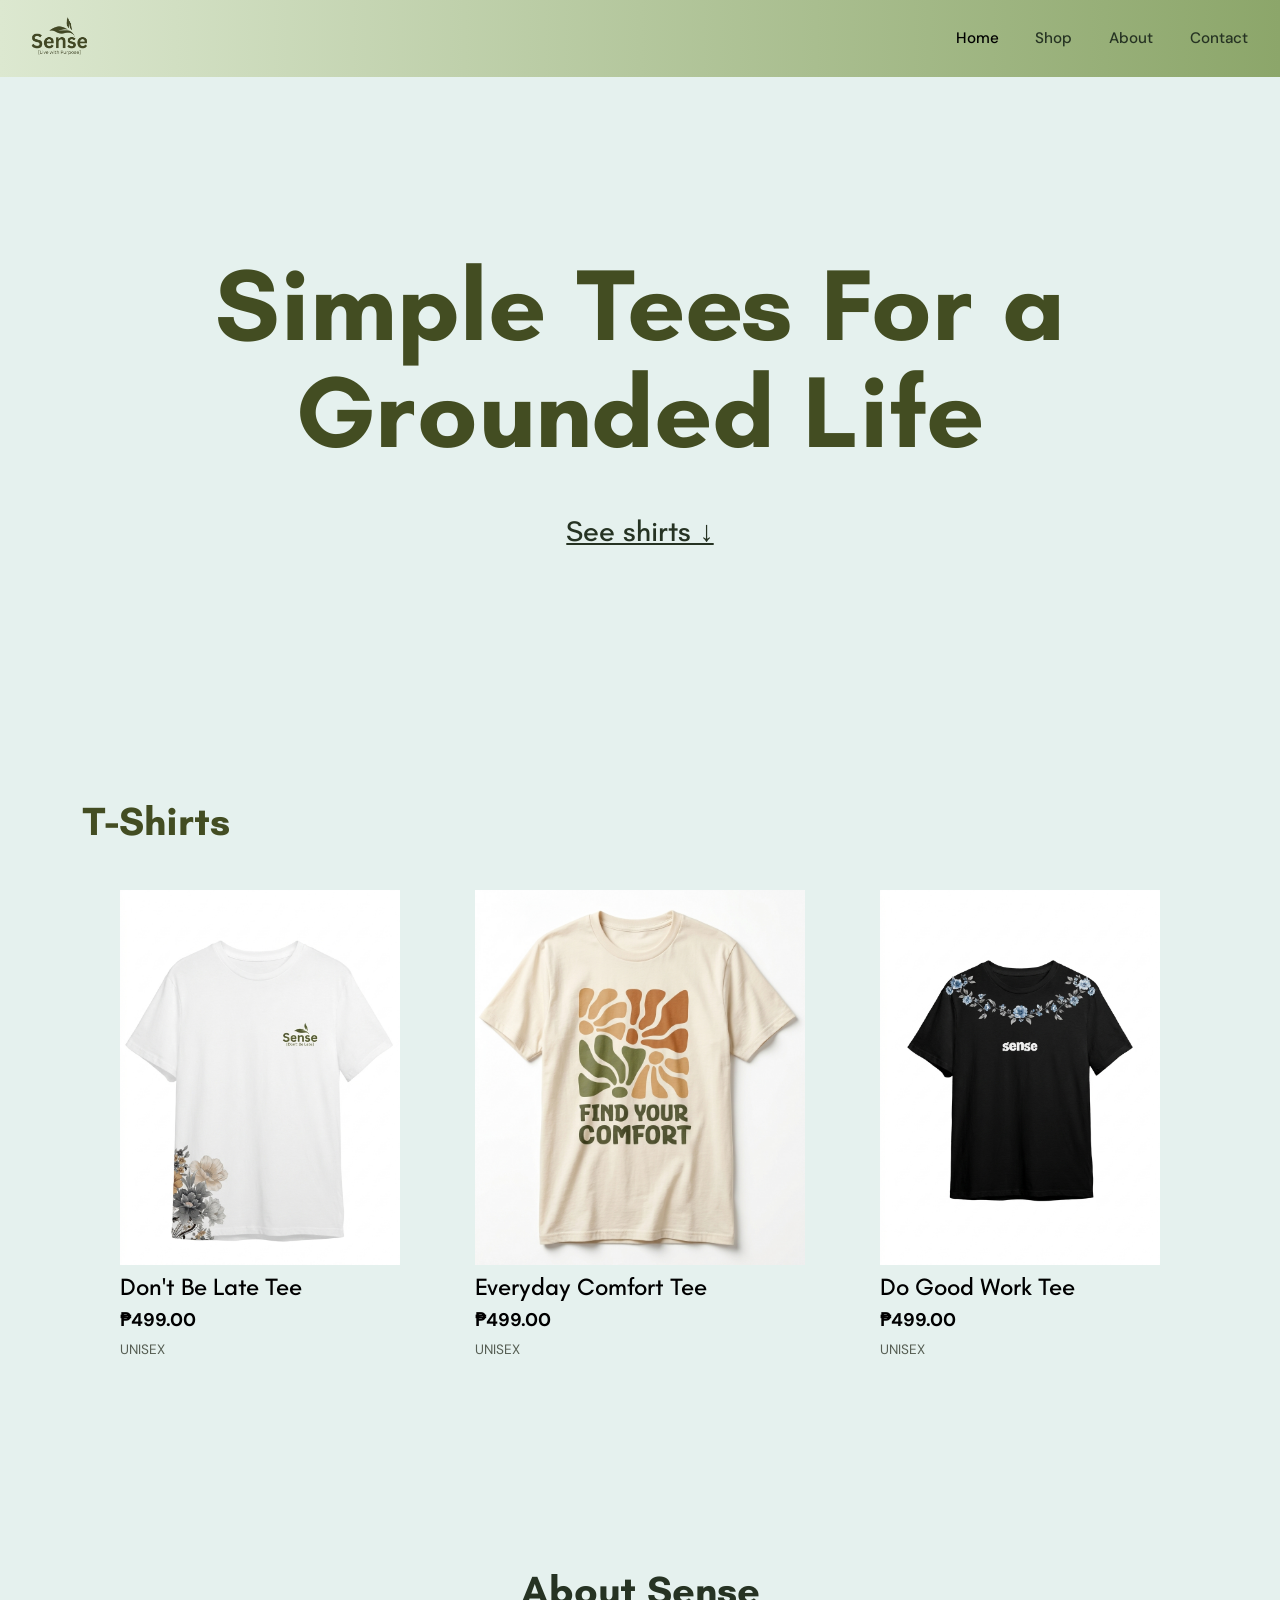
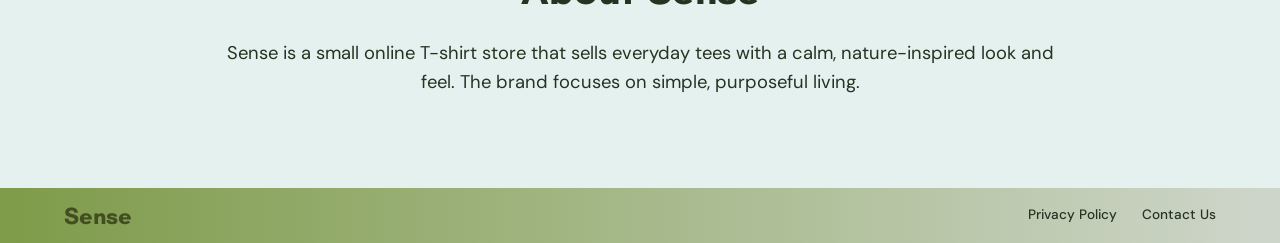
<file: index.html>
<!DOCTYPE html>
<html lang="en">
<head>
<meta charset="UTF-8">
<meta name="viewport" content="width=device-width, initial-scale=1.0">
<title>Sense | Live with Purpose</title>
<link rel="preconnect" href="https://fonts.googleapis.com">
<link rel="preconnect" href="https://fonts.gstatic.com" crossorigin>
<link href="https://fonts.googleapis.com/css2?family=DM+Sans:wght@400;500;600;700&family=Teachers:wght@400;500;600;700;800&display=swap" rel="stylesheet">
<link href="https://cdn.jsdelivr.net/npm/bootstrap@5.3.3/dist/css/bootstrap.min.css" rel="stylesheet">
<link rel="stylesheet" href="style.css">
</head>
<body class="home-page">
<header>
    <nav class="navbar navbar-expand-lg sense-navbar" aria-label="Main navigation">
        <div class="container-fluid px-3 px-md-4">
            <a class="navbar-brand" href="index.html">
                <img
                    src="images/logo.svg"
                    alt="Sense logo"
                    class="site-logo">
            </a>
            <button
                class="navbar-toggler"
                type="button"
                data-bs-toggle="collapse"
                data-bs-target="#mainNavigation"
                aria-controls="mainNavigation"
                aria-expanded="false"
                aria-label="Toggle navigation">
                <span class="navbar-toggler-icon"></span>
            </button>
        <div class="collapse navbar-collapse" id="mainNavigation">
            <ul class="navbar-nav ms-auto">
                <li class="nav-item"><a class="nav-link active" href="index.html" aria-current="page">Home</a></li>
                <li class="nav-item"><a class="nav-link" href="products/shop.html">Shop</a></li>
                <li class="nav-item"><a class="nav-link" href="#about">About</a></li>
                <li class="nav-item"><a class="nav-link" href="contact.html">Contact</a></li>
            </ul>
        </div>
        </div>
    </nav>
</header>

<main>
    <section class="hero-section">
            <h1>Simple Tees For a<br>Grounded Life</h1>
            <a href="#shop" class="see-shirts">See shirts ↓</a>
    </section>
    <section id="shop" class="products-section container">
        <h2 class="products-heading">T-Shirts</h2>
        <div class="row g-4">
            <div class="col-12 col-md-4">
                <a href="products/dont-be-late.html" class="product-link">
                    <img
                        src="images/products/dont-be-late-front.jpg"
                        alt="Front view of the Don't Be Late Tee"
                        class="home-product-image">
                    <h3 class="product-title">Don't Be Late Tee</h3>
                    <p class="product-price">₱499.00</p>
                    <p class="product-type">UNISEX</p>
                </a>
            </div>
                
            <div class="col-12 col-md-4">
                <a href="products/find-your-comfort.html" class="product-link">
                    <img
                        src="images/products/find-your-comfort-front.jpg"
                        alt="Front view of the Everyday Comfort Tee"
                        class="home-product-image">
                    <h3 class="product-title">Everyday Comfort Tee</h3>
                    <p class="product-price">₱499.00</p>
                    <p class="product-type">UNISEX</p>
                </a>
            </div>

            <div class="col-12 col-md-4">
                <a href="products/do-good-work.html" class="product-link">
                    <img
                        src="images/products/do-good-work-front.jpg"
                        alt="Front view of the Do Good Work Tee"
                        class="home-product-image">
                    <h3 class="product-title">Do Good Work Tee</h3>
                    <p class="product-price">₱499.00</p>
                    <p class="product-type">UNISEX</p>
                </a>
            </div>
        </div>
    </section>

    <section id="about" class="about-section">
            <h2>About Sense</h2>
            <p class="about-text">Sense is a small online T-shirt store that sells everyday tees with a calm, nature-inspired look and feel.
                The brand focuses on simple, purposeful living.</p>
    </section>
</main>
<footer class="sense-footer">
<a href="index.html" class="footer-brand">Sense</a>
    <div class="footer-links">
        <a href="privacy.html">Privacy Policy</a>
        <a href="contact.html">Contact Us</a>
    </div>
</footer>
<script src="https://cdn.jsdelivr.net/npm/bootstrap@5.3.3/dist/js/bootstrap.bundle.min.js"></script>
<script src="script.js"></script>

</body>
</html>
</file>
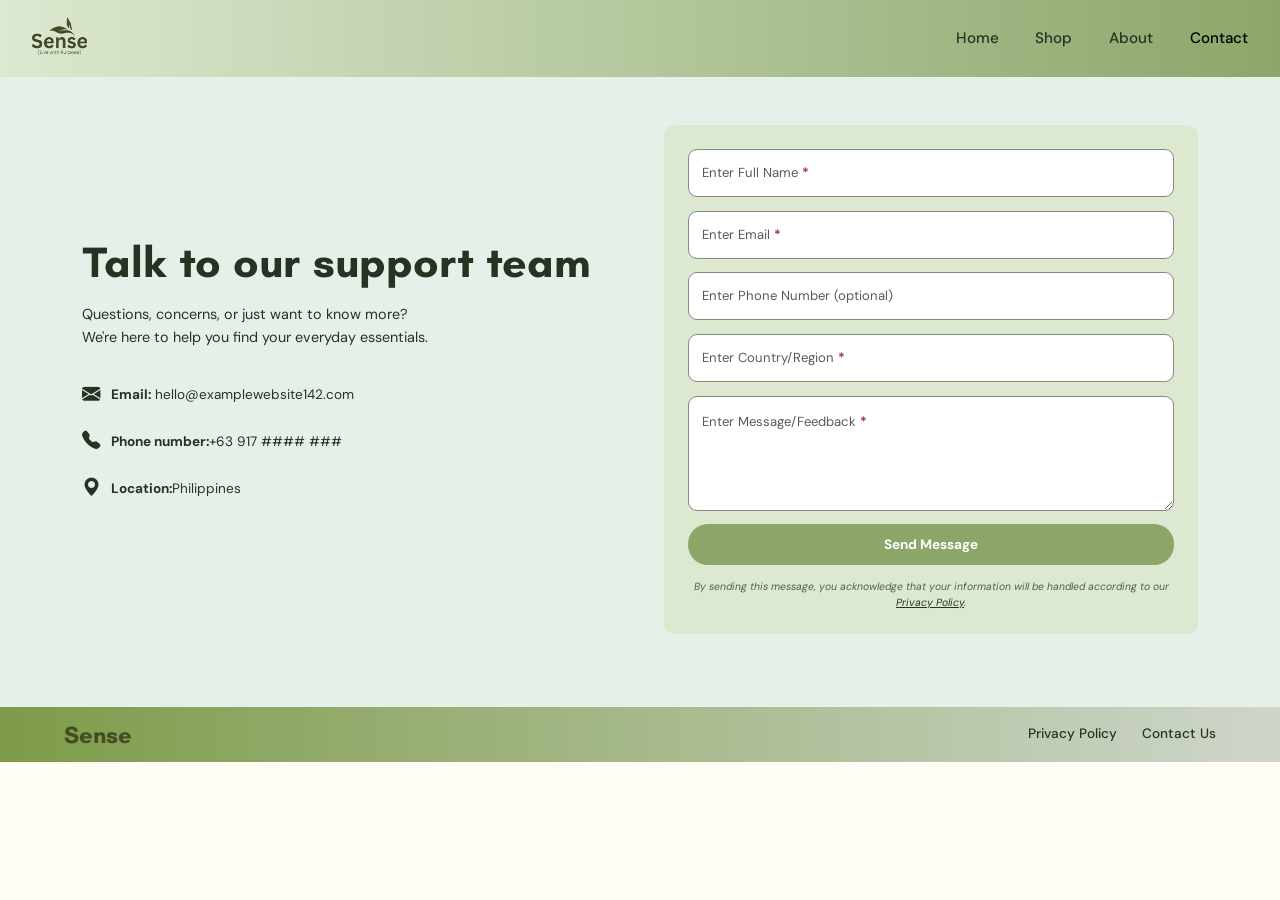
<file: contact.html>
<!DOCTYPE html>
<html lang="en">
<head>
<meta charset="UTF-8">
<meta name="viewport" content="width=device-width, initial-scale=1.0">
<title>Contact Us | Sense</title>
<link href="https://cdn.jsdelivr.net/npm/bootstrap@5.3.3/dist/css/bootstrap.min.css" rel="stylesheet">
<link href="https://cdn.jsdelivr.net/npm/bootstrap-icons@1.11.3/font/bootstrap-icons.min.css" rel="stylesheet">
<link rel="preconnect" href="https://fonts.googleapis.com">
<link rel="preconnect" href="https://fonts.gstatic.com" crossorigin>
<link href="https://fonts.googleapis.com/css2?family=DM+Sans:wght@400;500;600;700&family=Teachers:wght@400;500;600;700;800&display=swap" rel="stylesheet">
<link rel="stylesheet" href="style.css">
</head>
<body class="contact-page">
	<header>
        <nav class="navbar navbar-expand-md site-nav" aria-label="Main navigation">
            <div class="container-fluid px-3 px-md-4">
                <a class="navbar-brand" href="index.html"><img src="images/logo.svg" alt="Sense logo" class="site-logo"></a>
                <button
                    class="navbar-toggler"
                    type="button"
                    data-bs-toggle="collapse"
                    data-bs-target="#main-menu"
                    aria-controls="main-menu"
                    aria-expanded="false"
                    aria-label="Toggle navigation">
                    <span class="navbar-toggler-icon"></span>
                </button>
                <div class="collapse navbar-collapse" id="main-menu">
                    <ul class="navbar-nav ms-auto">
                        <li class="nav-item"><a class="nav-link" href="index.html">Home</a></li>
                        <li class="nav-item"><a class="nav-link" href="products/shop.html">Shop</a></li>
                        <li class="nav-item"><a class="nav-link" href="index.html#about">About</a></li>
                        <li class="nav-item"><a class="nav-link active" aria-current="page" href="contact.html">Contact</a></li>
                    </ul>
                </div>
            </div>
        </nav>
    </header>
<main class="page-bg">
    <div class="container py-5">
        <div class="row g-5 align-items-center">
            <section class="col-lg-6 contact-info" aria-labelledby="contact-title">
                <h1 id="contact-title" class="hero-title">Talk to our support team</h1>
                    <p class="lead-text">Questions, concerns, or just want to know more?<br>We're here to help you find your everyday essentials.</p>
                    <ul class="contact-list list-unstyled">
					<li><i class="bi bi-envelope-fill" aria-hidden="true"></i>
						<span>
                            <strong>Email:</strong>
                                <a href="mailto:hello@examplewebsite142.com">hello@examplewebsite142.com</a>
                        </span>
					</li>
                    <li><i class="bi bi-telephone-fill" aria-hidden="true"></i>
						<span><strong>Phone number:</strong>+63 917 #### ###</span>
					</li>
                    <li><i class="bi bi-geo-alt-fill" aria-hidden="true"></i>
						<span><strong>Location:</strong>Philippines</span>
					</li>
                    </ul>
            </section>
            <section class="col-lg-6" aria-label="Contact form">
				<form id="contact-form" class="form-card" novalidate>
                    <div class="field">
                        <input
                            type="text"
                            id="full-name"
                            name="full-name"
                            placeholder=" "
                            autocomplete="name"
                            aria-required="true"
                            required>
                        <label for="full-name">Enter Full Name <span class="req">*</span></label>
                    </div>
                    <div class="field">
                        <input
                            type="email"
                            id="email"
                            name="email"
                            placeholder=" "
                            autocomplete="email"
                            aria-required="true"
                            required>
                        <label for="email">Enter Email <span class="req">*</span></label>
                    </div>
                    <div class="field">
                        <input
                            type="tel"
                            id="phone"
                            name="phone"
                            placeholder=" "
                            autocomplete="tel">
                        <label for="phone">Enter Phone Number (optional)</label>
                    </div>
                    <div class="field">
						<input
                            type="text"
                            id="country"
                            name="country"
                            placeholder=" "
                            autocomplete="country-name"
                            aria-required="true"
                            required>
                        <label for="country">Enter Country/Region <span class="req">*</span></label>
                    </div>
					<div class="field">
						<textarea
                            id="message"
                            name="message"
                            rows="4"
                            placeholder=" "
                            aria-required="true"
                            required></textarea>
                        <label for="message">Enter Message/Feedback <span class="req">*</span></label>
                    </div>
                        <button type="submit" class="btn-send">
                            Send Message
                        </button>
                        <p class="form-note">
                            By sending this message, you acknowledge that your
                            information will be handled according to our
                            <a href="privacy.html">Privacy Policy</a>.
                        </p>
                    </form>
                </section>
            </div>
        </div>
        <div
            class="modal fade"
            id="feedback-modal"
            tabindex="-1"
            aria-labelledby="feedback-title"
            aria-describedby="feedback-text"
            aria-hidden="true">
            <div class="modal-dialog modal-dialog-centered">
                <div class="modal-content feedback">
                    <div class="modal-body d-flex gap-3 align-items-start">
                        <img
                            id="feedback-icon"
                            class="feedback-icon"
                            src="images/contact/warning-sign-9769_128.png"
                            alt=""
                            aria-hidden="true">
                        <div>
                            <h2 id="feedback-title" class="feedback-title">Incomplete Form</h2>
                            <p id="feedback-heading" class="fw-bold mb-1"></p>
                            <p id="feedback-text" class="mb-0"></p>
                        </div>
                    </div>
                    <div class="modal-footer border-0 pt-0">
                        <button
                            type="button"
                            class="btn-modal-close"
                            data-bs-dismiss="modal">
                            Close
                        </button>
                        <button
                            type="button"
                            id="continue-email"
                            class="btn-modal-continue d-none">
                            Continue to Email
                        </button>
                    </div>
                </div>
            </div>
        </div>
    </main>
    <footer class="site-footer">
        <a href="index.html" class="footer-brand">Sense</a>
        <div class="footer-links">
            <a href="privacy.html">Privacy Policy</a>
            <a href="contact.html">Contact Us</a>
        </div>
    </footer>
    <script src="https://cdn.jsdelivr.net/npm/bootstrap@5.3.3/dist/js/bootstrap.bundle.min.js"></script>
    <script src="script.js"></script>
</body>
</html>
</file>
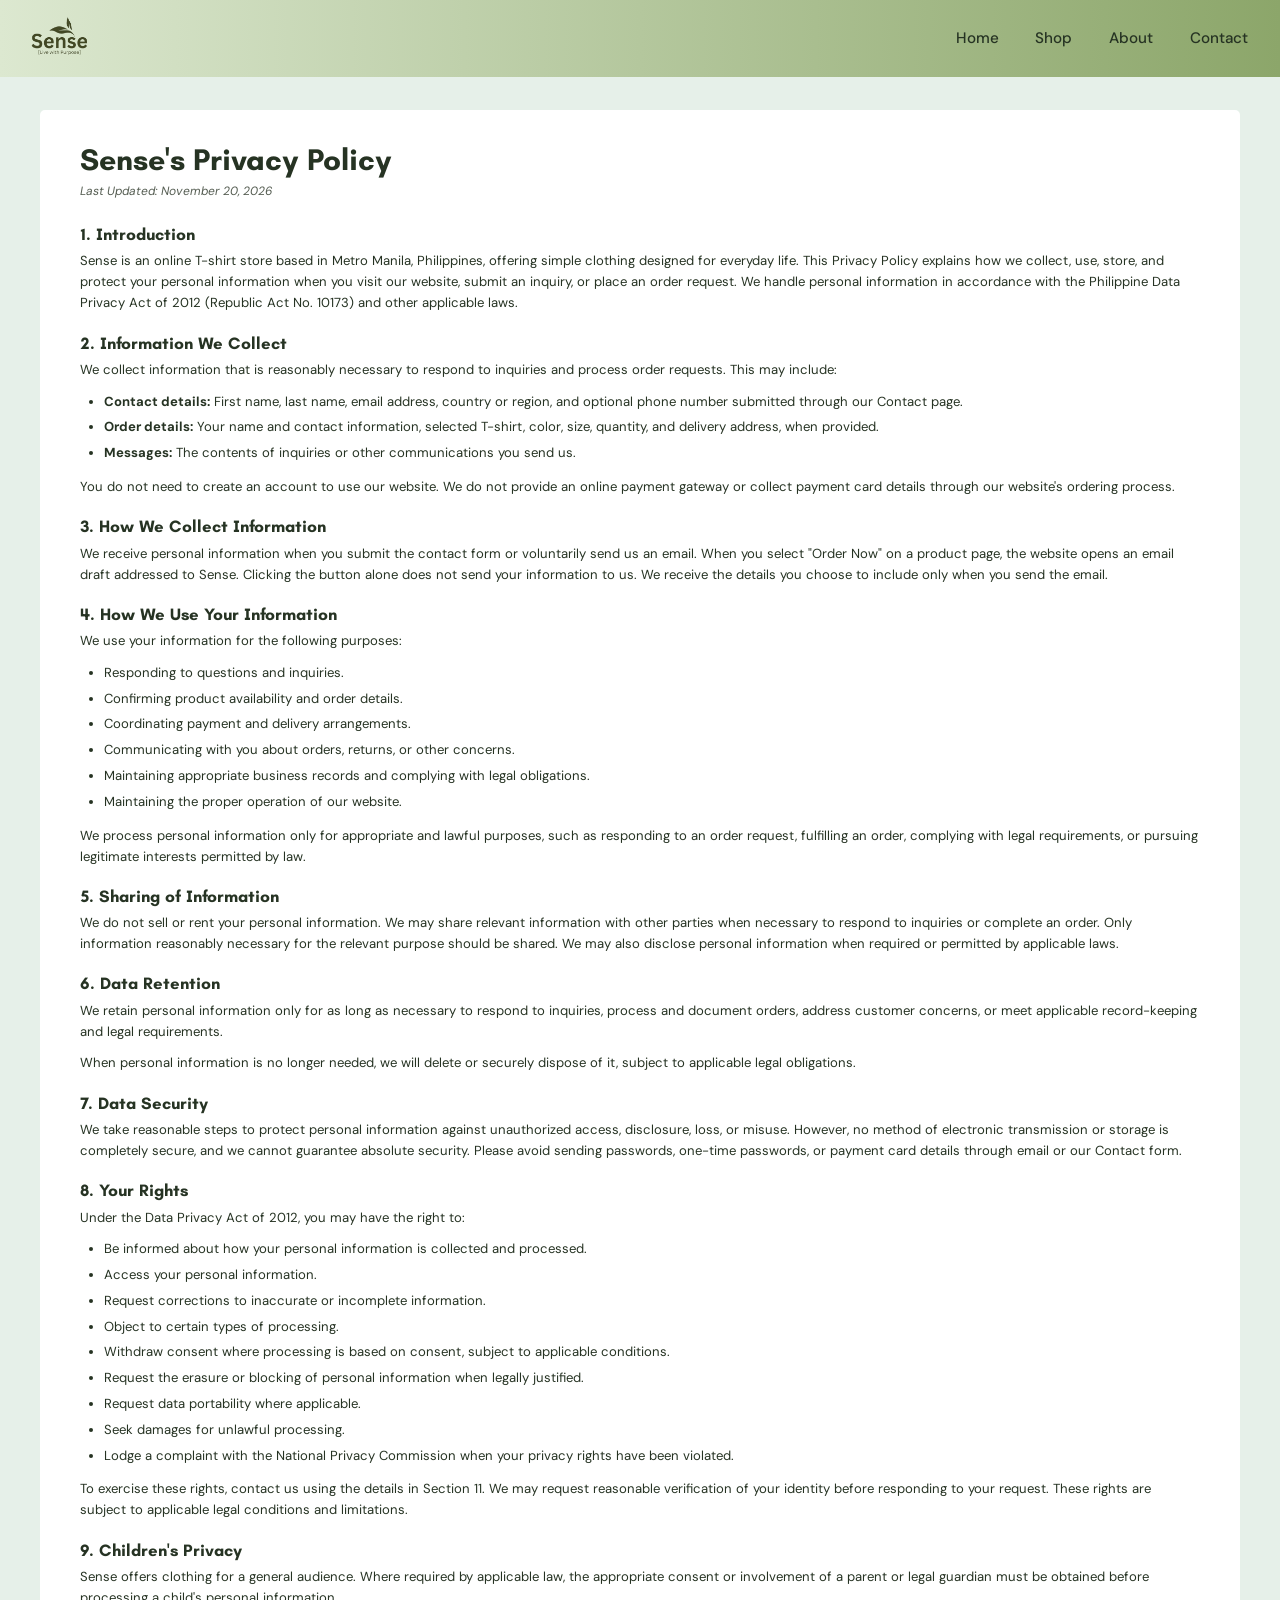
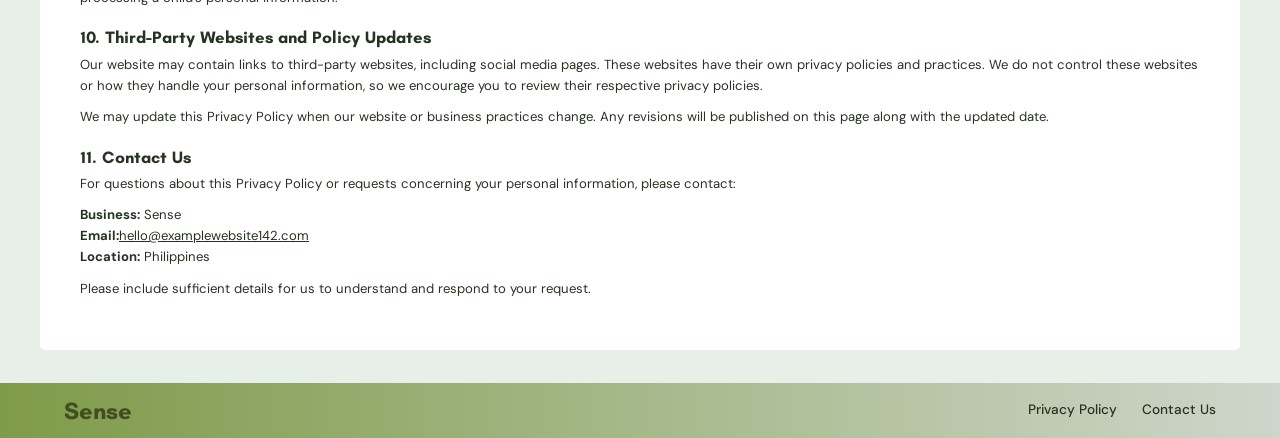
<file: privacy.html>
<!DOCTYPE html>
<html lang="en">
<head>
<meta charset="UTF-8">
<meta name="viewport" content="width=device-width, initial-scale=1.0">
<title>Privacy Policy | Sense</title>
<link href="https://cdn.jsdelivr.net/npm/bootstrap@5.3.3/dist/css/bootstrap.min.css" rel="stylesheet">
<link rel="preconnect" href="https://fonts.googleapis.com">
<link rel="preconnect" href="https://fonts.gstatic.com" crossorigin>
<link href="https://fonts.googleapis.com/css2?family=DM+Sans:wght@400;500;600;700&family=Teachers:wght@400;500;600;700;800&display=swap" rel="stylesheet">
<link rel="stylesheet" href="style.css">
</head>
<body class="privacy-page">
<header>
    <nav class="navbar navbar-expand-md site-nav" aria-label="Main navigation">
        <div class="container-fluid px-3 px-md-4">
            <a class="navbar-brand" href="index.html"><img src="images/logo.svg" alt="Sense logo" class="site-logo"></a>
            <button
                class="navbar-toggler"
                type="button"
                data-bs-toggle="collapse"
                data-bs-target="#main-menu"
                aria-controls="main-menu"
                aria-expanded="false"
                aria-label="Toggle navigation">
                <span class="navbar-toggler-icon"></span>
            </button>
        <div class="collapse navbar-collapse" id="main-menu">
            <ul class="navbar-nav ms-auto">
                <li class="nav-item"><a class="nav-link" href="index.html">Home</a></li>
                <li class="nav-item"><a class="nav-link" href="products/shop.html">Shop</a></li>
                <li class="nav-item"><a class="nav-link" href="index.html#about">About</a></li>
                <li class="nav-item"><a class="nav-link" href="contact.html">Contact</a></li>
            </ul>
        </div>
        </div>
    </nav>
</header>
<main class="page-bg">
    <div class="container-fluid px-3">
        <article class="policy-card">
            <h1>Sense's Privacy Policy</h1>
            <p class="policy-date">Last Updated: November 20, 2026</p>
                <section class="policy-section">
                    <h2>1. Introduction</h2>
                    <p>Sense is an online T-shirt store based in Metro Manila, Philippines, offering simple clothing designed for
                        everyday life. This Privacy Policy explains how we collect, use, store, and protect your personal
                        information when you visit our website, submit an inquiry, or place an order request.
                        We handle personal information in accordance with the Philippine Data Privacy Act of 2012
                        (Republic Act No. 10173) and other applicable laws.</p>
                </section>
                <section class="policy-section">
                    <h2>2. Information We Collect</h2>
                    <p>We collect information that is reasonably necessary to respond to inquiries and process order requests.
                        This may include:</p>
                    <ul>
                        <li><strong>Contact details:</strong> First name, last name, email address, country or region,
                            and optional phone number submitted through our Contact page.</li>
                        <li><strong>Order details:</strong> Your name and contact information, selected T-shirt, color,
                            size, quantity, and delivery address, when provided.</li>
                        <li><strong>Messages:</strong> The contents of inquiries or other communications you send us.</li>
                    </ul>
                    <p>You do not need to create an account to use our website. We do not provide an online payment gateway or collect
                        payment card details through our website's ordering process.</p>
                </section>
                <section class="policy-section">
                    <h2>3. How We Collect Information</h2>
                    <p>We receive personal information when you submit the contact form or voluntarily send us an email. When you
                        select "Order Now" on a product page, the website opens an email draft addressed to Sense. Clicking the button
                        alone does not send your information to us. We receive the details you choose to include only when you send
                        the email.</p>
                </section>
                <section class="policy-section">
                    <h2>4. How We Use Your Information</h2>
                    <p>We use your information for the following purposes:</p>
                    <ul>
                        <li>Responding to questions and inquiries.</li>
                        <li>Confirming product availability and order details.</li>
                        <li>Coordinating payment and delivery arrangements.</li>
                        <li>Communicating with you about orders, returns, or other concerns.</li>
                        <li>Maintaining appropriate business records and complying with legal obligations.</li>
                        <li>Maintaining the proper operation of our website.</li>
                    </ul>
                    <p>We process personal information only for appropriate and lawful purposes, such as responding to an order
                        request, fulfilling an order, complying with legal requirements, or pursuing legitimate interests permitted
                        by law.</p>
                </section>
                <section class="policy-section">
                    <h2>5. Sharing of Information</h2>
                    <p>We do not sell or rent your personal information. We may share relevant information with other parties
                        when necessary to respond to inquiries or complete an order. Only information reasonably necessary for
                        the relevant purpose should be shared. We may also disclose personal information when required or
                        permitted by applicable laws.</p>
                </section>
                <section class="policy-section">
                    <h2>6. Data Retention</h2>
                    <p>We retain personal information only for as long as necessary to respond to inquiries, process and document
                        orders, address customer concerns, or meet applicable record-keeping and legal requirements.</p>
                    <p>When personal information is no longer needed, we will delete or securely dispose of it, subject to
                        applicable legal obligations.</p>
                </section>
                <section class="policy-section">
                    <h2>7. Data Security</h2>
                    <p>We take reasonable steps to protect personal information against unauthorized access, disclosure, loss, or misuse.
                        However, no method of electronic transmission or storage is completely secure, and we cannot guarantee absolute
                        security. Please avoid sending passwords, one-time passwords, or payment card details through email or
                        our Contact form.</p>
                </section>
                <section class="policy-section">
                    <h2>8. Your Rights</h2>
                    <p>Under the Data Privacy Act of 2012, you may have the right to:</p>
                    <ul>
                        <li>Be informed about how your personal information is collected and processed.</li>
                        <li>Access your personal information.</li>
                        <li>Request corrections to inaccurate or incomplete information.</li>
                        <li>Object to certain types of processing.</li>
                        <li>Withdraw consent where processing is based on consent, subject to applicable conditions.</li>
                        <li>Request the erasure or blocking of personal information when legally justified.</li>
                        <li>Request data portability where applicable.</li>
                        <li>Seek damages for unlawful processing.</li>
                        <li>Lodge a complaint with the National Privacy Commission when your privacy rights have been violated.</li>
                    </ul>
                    <p>To exercise these rights, contact us using the details in Section 11. We may request reasonable verification
                        of your identity before responding to your request. These rights are subject to applicable legal conditions
                        and limitations.</p>
                </section>
                <section class="policy-section">
                    <h2>9. Children's Privacy</h2>
                    <p>Sense offers clothing for a general audience. Where required by applicable law, the appropriate consent
                        or involvement of a parent or legal guardian must be obtained before processing a child's personal information.</p>
                </section>
                <section class="policy-section">
                    <h2>10. Third-Party Websites and Policy Updates</h2>
                    <p>Our website may contain links to third-party websites, including social media pages. These websites have their
                        own privacy policies and practices. We do not control these websites or how they handle your personal
                        information, so we encourage you to review their respective privacy policies.
                    </p>
                    <p>We may update this Privacy Policy when our website or business practices change. Any revisions will be
                        published on this page along with the updated date.</p>
                </section>
                <section class="policy-section">
                    <h2>11. Contact Us</h2>
                    <p>For questions about this Privacy Policy or requests concerning your personal information, please contact:</p>
                    <p><strong>Business:</strong> Sense<br>
                       <strong>Email:</strong><a href="mailto:hello@examplewebsite142.com">hello@examplewebsite142.com</a><br>
                       <strong>Location:</strong> Philippines
                    </p>
                    <p>Please include sufficient details for us to understand and respond to your request.
                    </p>
                </section>
        </article>
    </div>
</main>
<footer class="site-footer">
<a href="index.html" class="footer-brand">Sense</a>
        <div class="footer-links">
            <a href="privacy.html">Privacy Policy</a>
            <a href="contact.html">Contact Us</a>
        </div>
</footer>
<script src="https://cdn.jsdelivr.net/npm/bootstrap@5.3.3/dist/js/bootstrap.bundle.min.js"></script>
</body>
</html>
</file>
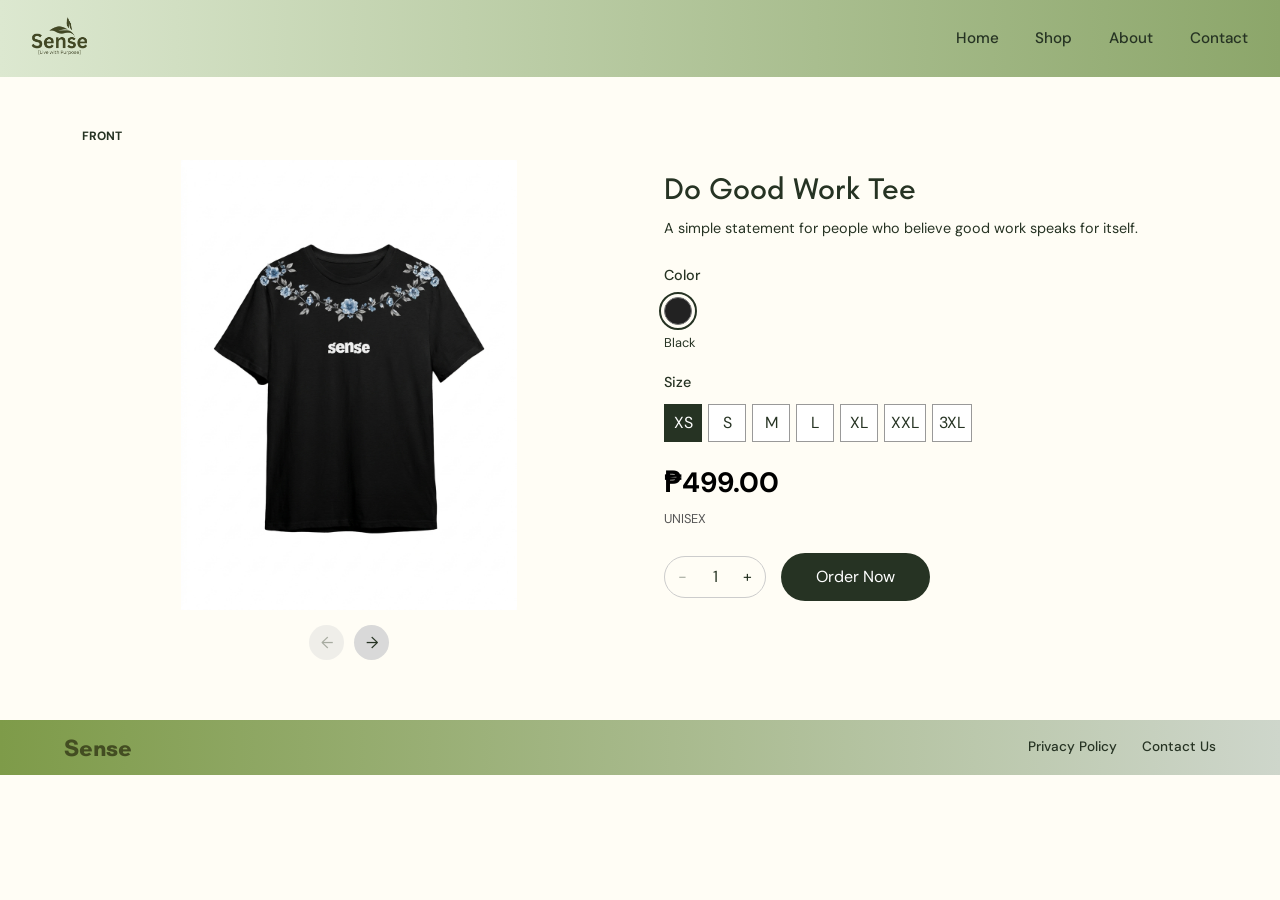
<file: products/do-good-work.html>
<!DOCTYPE html>
<html lang="en">
<head>
    <meta charset="UTF-8">
    <meta name="viewport" content="width=device-width, initial-scale=1.0">
    <title>Do Good Work Tee | Sense</title>
    <link rel="preconnect" href="https://fonts.googleapis.com">
    <link rel="preconnect" href="https://fonts.gstatic.com" crossorigin>
    <link href="https://fonts.googleapis.com/css2?family=DM+Sans:wght@400;500;600;700&family=Teachers:wght@400;500;600;700;800&display=swap" rel="stylesheet">
    <link href="https://cdn.jsdelivr.net/npm/bootstrap@5.3.3/dist/css/bootstrap.min.css" rel="stylesheet">
    <link rel="stylesheet" href="../style.css">
</head>
<body class="product-page" data-product="do-good-work">
    <header>
        <nav class="navbar navbar-expand-lg sense-navbar" aria-label="Main navigation">
            <div class="container-fluid px-3 px-md-4">
                <a class="navbar-brand" href="../index.html">
                    <img
                        src="../images/logo.svg"
                        alt="Sense logo"
                        class="site-logo">
                </a>
                <button
                    class="navbar-toggler"
                    type="button"
                    data-bs-toggle="collapse"
                    data-bs-target="#senseNavbar"
                    aria-controls="senseNavbar"
                    aria-expanded="false"
                    aria-label="Toggle navigation">
                    <span class="navbar-toggler-icon"></span>
                </button>
                
                <div class="collapse navbar-collapse" id="senseNavbar">
                    <ul class="navbar-nav ms-auto">
                        <li class="nav-item">
                            <a class="nav-link" href="../index.html">Home</a>
                        </li>
                        <li class="nav-item">
                            <a class="nav-link" href="shop.html">Shop</a>
                        </li>
                        <li class="nav-item">
                            <a class="nav-link" href="../index.html#about">About</a>
                        </li>
                        <li class="nav-item">
                            <a class="nav-link" href="../contact.html">Contact</a>
                        </li>
                    </ul>
                </div>
            </div>
        </nav>
    </header>

    <main class="container product-container">
        <div class="row align-items-center g-5">
            <section class="col-md-6" aria-label="Product gallery">
                <div class="product-gallery">
                    <p id="image-view-label" class="image-label">FRONT</p>
                    <div class="product-image-wrapper">
                        <img
                            id="product-image"
                            src="../images/products/do-good-work-front.jpg"
                            alt="Front view of the Do Good Work Tee"
                            class="product-image">
                    </div>
                    <div class="gallery-controls">
                        <button
                            type="button"
                            id="previous-image"
                            class="gallery-button"
                            aria-label="View previous product image"
                            disabled>
                            ←
                        </button>
                        <button
                            type="button"
                            id="next-image"
                            class="gallery-button"
                            aria-label="View next product image">
                            →
                        </button>
                    </div>
                </div>
            </section>

            <section class="col-md-6" aria-labelledby="product-name">
                <div class="product-information">
                    <h1 id="product-name">Do Good Work Tee</h1>
                    <p id="product-description">
                        A simple statement for people who believe good work
                        speaks for itself.
                    </p>
                    <div class="product-option">
                        <p class="option-label">
                            Color
                        </p>
                        <div class="color-options">
                            <button
                                type="button"
                                id="color-swatch"
                                class="color-swatch selected"
                                aria-label="Selected product color"
                                aria-pressed="true">
                            </button>
                        </div>
                        <p id="selected-color" class="selected-color">
                            Black
                        </p>
                    </div>

                    <fieldset class="product-option">
                        <legend class="option-label">
                            Size
                        </legend>
                        <div class="size-options">
                            <button type="button" class="size-button selected"
                                data-size="XS" aria-pressed="true">XS</button>
                            <button type="button" class="size-button"
                                data-size="S" aria-pressed="false">S</button>
                            <button type="button" class="size-button"
                                data-size="M" aria-pressed="false">M</button>
                            <button type="button" class="size-button"
                                data-size="L" aria-pressed="false">L</button>
                            <button type="button" class="size-button"
                                data-size="XL" aria-pressed="false">XL</button>
                            <button type="button" class="size-button"
                                data-size="XXL" aria-pressed="false">XXL</button>
                            <button type="button" class="size-button"
                                data-size="3XL" aria-pressed="false">3XL</button>
                        </div>
                    </fieldset>
                    <p class="product-price" id="product-price">
                        ₱499.00
                    </p>
                    <p class="product-category">
                        UNISEX
                    </p>
                </div>
                <div class="order-controls">
                    <div class="quantity-selector">
                        <button
                            type="button"
                            id="decrease-quantity"
                            aria-label="Decrease quantity"
                            disabled>
                            −
                        </button>
                        <output id="quantity" aria-live="polite">
                            1
                        </output>
                        <button
                            type="button"
                            id="increase-quantity"
                            aria-label="Increase quantity">
                            +
                        </button>
                    </div>
                    <button
                        type="button"
                        id="order-now"
                        class="order-button">
                        Order Now
                    </button>
                </div>
                <p class="order-feedback" id="order-feedback" aria-live="polite"></p>
            </section>
        </div>
    </main>

    <footer class="site-footer">
        <a href="../index.html" class="footer-brand">Sense</a>
        <div class="footer-links">
            <a href="../privacy.html">
                Privacy Policy
            </a>
            <a href="../contact.html">
                Contact Us
            </a>
        </div>
    </footer>
    <script src="https://cdn.jsdelivr.net/npm/bootstrap@5.3.3/dist/js/bootstrap.bundle.min.js"></script>
    <script src="../script.js"></script>

</body>
</html>
</file>
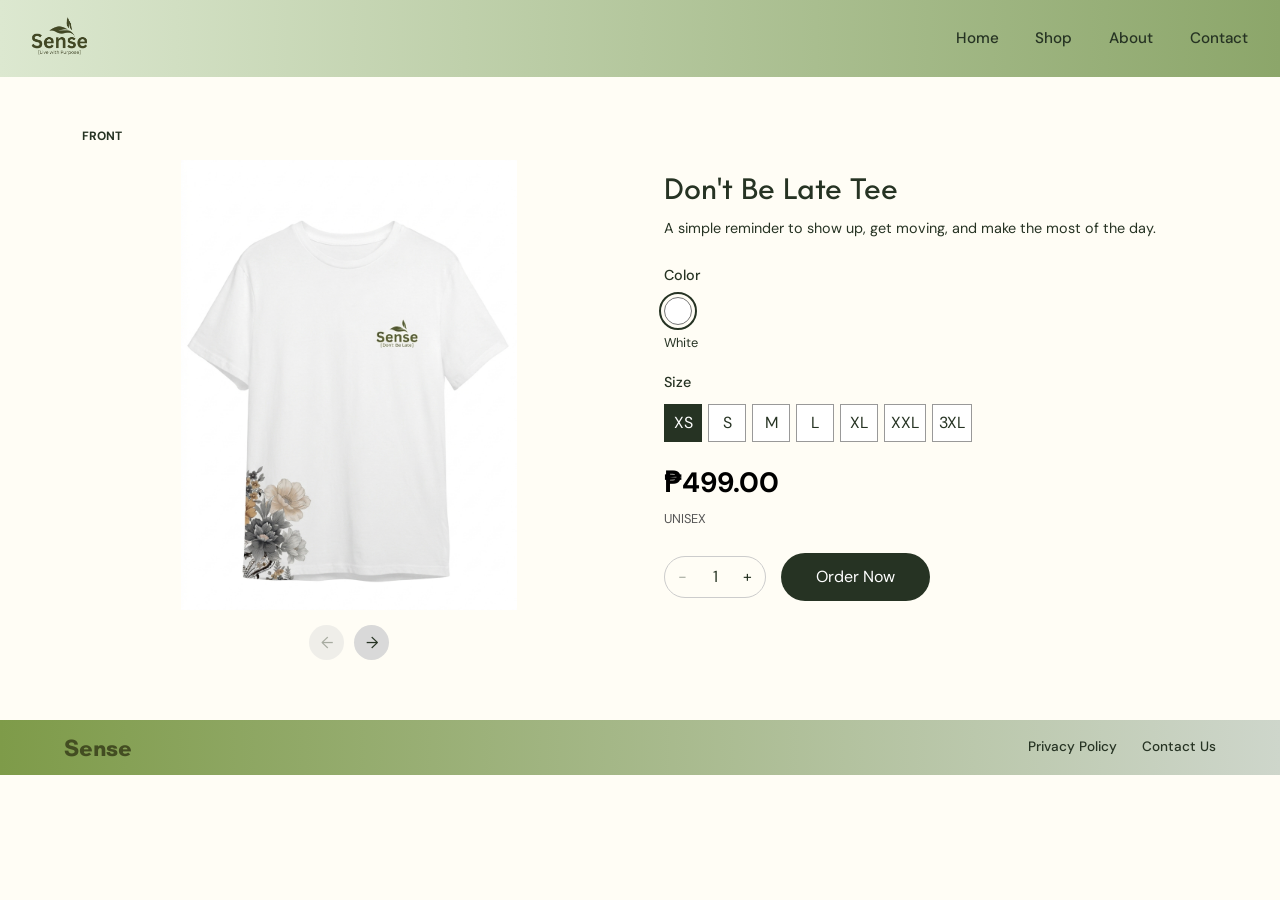
<file: products/dont-be-late.html>
<!DOCTYPE html>
<html lang="en">
<head>
    <meta charset="UTF-8">
    <meta name="viewport" content="width=device-width, initial-scale=1.0">
    <title>Don't Be Late Tee | Sense</title>
    <link rel="preconnect" href="https://fonts.googleapis.com">
    <link rel="preconnect" href="https://fonts.gstatic.com" crossorigin>
    <link href="https://fonts.googleapis.com/css2?family=DM+Sans:wght@400;500;600;700&family=Teachers:wght@400;500;600;700;800&display=swap" rel="stylesheet">
    <link href="https://cdn.jsdelivr.net/npm/bootstrap@5.3.3/dist/css/bootstrap.min.css" rel="stylesheet">
    <link rel="stylesheet" href="../style.css">
</head>
<body class="product-page" data-product="dont-be-late">
    <header>
        <nav class="navbar navbar-expand-lg sense-navbar" aria-label="Main navigation">
            <div class="container-fluid px-3 px-md-4">
                <a class="navbar-brand" href="../index.html">
                    <img
                        src="../images/logo.svg"
                        alt="Sense logo"
                        class="site-logo">
                </a>
                <button
                    class="navbar-toggler"
                    type="button"
                    data-bs-toggle="collapse"
                    data-bs-target="#senseNavbar"
                    aria-controls="senseNavbar"
                    aria-expanded="false"
                    aria-label="Toggle navigation">
                    <span class="navbar-toggler-icon"></span>
                </button>
                <div class="collapse navbar-collapse" id="senseNavbar">
                    <ul class="navbar-nav ms-auto">
                        <li class="nav-item">
                            <a class="nav-link" href="../index.html">
                                Home
                            </a>
                        </li>
                        <li class="nav-item">
                            <a class="nav-link" href="shop.html">
                                Shop
                            </a>
                        </li>
                        <li class="nav-item">
                            <a class="nav-link" href="../index.html#about">
                                About
                            </a>
                        </li>
                        <li class="nav-item">
                            <a class="nav-link" href="../contact.html">
                                Contact
                            </a>
                        </li>
                    </ul>
                </div>
            </div>
        </nav>
    </header>

    <main class="container product-container">
        <div class="row align-items-center g-5">
            <section class="col-md-6" aria-label="Product gallery">
                <div class="product-gallery">
                    <p id="image-view-label" class="image-label">
                        FRONT
                    </p>
                    <div class="product-image-wrapper">
                        <img
                            id="product-image"
                            src="../images/products/dont-be-late-front.jpg"
                            alt="Front view of the Don't Be Late Tee"
                            class="product-image">
                    </div>
                    <div class="gallery-controls">
                        <button
                            type="button"
                            id="previous-image"
                            class="gallery-button"
                            aria-label="View previous product image"
                            disabled>
                            ←
                        </button>
                        <button
                            type="button"
                            id="next-image"
                            class="gallery-button"
                            aria-label="View next product image">
                            →
                        </button>
                    </div>
                </div>
            </section>
            <section class="col-md-6" aria-labelledby="product-name">
                <div class="product-information">
                    <h1 id="product-name">
                        Don't Be Late Tee
                    </h1>
                    <p id="product-description">
                        A simple reminder to show up, get moving,
                        and make the most of the day.
                    </p>
                    <div class="product-option">
                        <p class="option-label">
                            Color
                        </p>
                        <div class="color-options">
                            <button
                                type="button"
                                id="color-swatch"
                                class="color-swatch selected"
                                aria-label="Selected product color"
                                aria-pressed="true">
                            </button>
                        </div>
                        <p id="selected-color" class="selected-color">
                            White
                        </p>
                    </div>
                    <fieldset class="product-option">
                        <legend class="option-label">
                            Size
                        </legend>
                        <div class="size-options">
                            <button type="button" class="size-button selected"
                                data-size="XS" aria-pressed="true">XS</button>
                            <button type="button" class="size-button"
                                data-size="S" aria-pressed="false">S</button>
                            <button type="button" class="size-button"
                                data-size="M" aria-pressed="false">M</button>
                            <button type="button" class="size-button"
                                data-size="L" aria-pressed="false">L</button>
                            <button type="button" class="size-button"
                                data-size="XL" aria-pressed="false">XL</button>
                            <button type="button" class="size-button"
                                data-size="XXL" aria-pressed="false">XXL</button>
                            <button type="button" class="size-button"
                                data-size="3XL" aria-pressed="false">3XL</button>
                        </div>
                    </fieldset>
                    <p class="product-price" id="product-price">
                        ₱499.00
                    </p>
                    <p class="product-category">
                        UNISEX
                    </p>
                </div>
                <div class="order-controls">
                    <div class="quantity-selector">
                        <button
                            type="button"
                            id="decrease-quantity"
                            aria-label="Decrease quantity"
                            disabled>
                            −
                        </button>
                        <output id="quantity" aria-live="polite">
                            1
                        </output>
                        <button
                            type="button"
                            id="increase-quantity"
                            aria-label="Increase quantity">
                            +
                        </button>
                    </div>
                    <button
                        type="button"
                        id="order-now"
                        class="order-button">
                        Order Now
                    </button>
                </div>
                <p class="order-feedback" id="order-feedback" aria-live="polite"></p>
            </section>
        </div>
    </main>

    <footer class="site-footer">
        <a href="../index.html" class="footer-brand">
            Sense
        </a>
        <div class="footer-links">
            <a href="../privacy.html">
                Privacy Policy
            </a>
            <a href="../contact.html">
                Contact Us
            </a>
        </div>
    </footer>
    <script src="https://cdn.jsdelivr.net/npm/bootstrap@5.3.3/dist/js/bootstrap.bundle.min.js"></script>
    <script src="../script.js"></script>
</body>
</html>
</file>
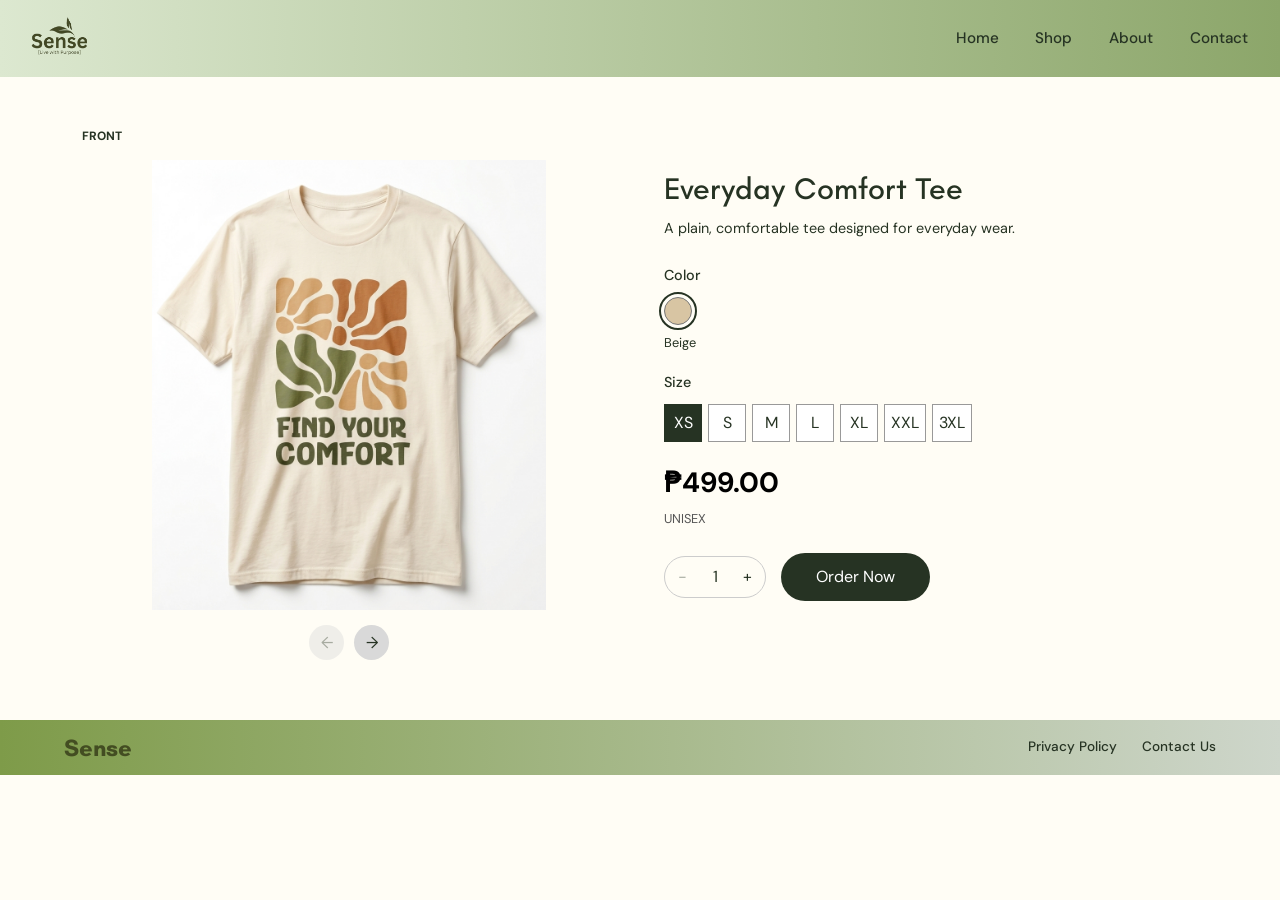
<file: products/find-your-comfort.html>
<!DOCTYPE html>
<html lang="en">
<head>
    <meta charset="UTF-8">
    <meta name="viewport" content="width=device-width, initial-scale=1.0">
    <title>Everyday Comfort Tee | Sense</title>
    <link rel="preconnect" href="https://fonts.googleapis.com">
    <link rel="preconnect" href="https://fonts.gstatic.com" crossorigin>
    <link href="https://fonts.googleapis.com/css2?family=DM+Sans:wght@400;500;600;700&family=Teachers:wght@400;500;600;700;800&display=swap" rel="stylesheet">
    <link href="https://cdn.jsdelivr.net/npm/bootstrap@5.3.3/dist/css/bootstrap.min.css" rel="stylesheet">
    <link rel="stylesheet" href="../style.css">
</head>
<body class="product-page" data-product="find-your-comfort">
    <header>
        <nav class="navbar navbar-expand-lg sense-navbar" aria-label="Main navigation">
            <div class="container-fluid px-3 px-md-4">
                <a class="navbar-brand" href="../index.html">
                    <img
                        src="../images/logo.svg"
                        alt="Sense logo"
                        class="site-logo">
                </a>
                <button
                    class="navbar-toggler"
                    type="button"
                    data-bs-toggle="collapse"
                    data-bs-target="#senseNavbar"
                    aria-controls="senseNavbar"
                    aria-expanded="false"
                    aria-label="Toggle navigation">
                    <span class="navbar-toggler-icon"></span>
                </button>
                <div class="collapse navbar-collapse" id="senseNavbar">
                    <ul class="navbar-nav ms-auto">
                        <li class="nav-item">
                            <a class="nav-link" href="../index.html">
                                Home
                            </a>
                        </li>
                        <li class="nav-item">
                            <a class="nav-link" href="shop.html">
                                Shop
                            </a>
                        </li>
                        <li class="nav-item">
                            <a class="nav-link" href="../index.html#about">
                                About
                            </a>
                        </li>
                        <li class="nav-item">
                            <a class="nav-link" href="../contact.html">
                                Contact
                            </a>
                        </li>
                    </ul>
                </div>
            </div>
        </nav>
    </header>
    <main class="container product-container">
        <div class="row align-items-center g-5">
            <section class="col-md-6" aria-label="Product gallery">
                <div class="product-gallery">
                    <p id="image-view-label" class="image-label">
                        FRONT
                    </p>
                    <div class="product-image-wrapper">
                        <img
                            id="product-image"
                            src="../images/products/find-your-comfort-front.jpg"
                            alt="Front view of the Everyday Comfort Tee"
                            class="product-image">
                    </div>
                    <div class="gallery-controls">
                        <button
                            type="button"
                            id="previous-image"
                            class="gallery-button"
                            aria-label="View previous product image"
                            disabled>
                            ←
                        </button>
                        <button
                            type="button"
                            id="next-image"
                            class="gallery-button"
                            aria-label="View next product image">
                            →
                        </button>
                    </div>
                </div>
            </section>
            <section class="col-md-6" aria-labelledby="product-name">
                <div class="product-information">
                    <h1 id="product-name">
                        Everyday Comfort Tee
                    </h1>
                    <p id="product-description">
                        A plain, comfortable tee designed for everyday wear.
                    </p>
                    <div class="product-option">
                        <p class="option-label">
                            Color
                        </p>
                        <div class="color-options">
                            <button
                                type="button"
                                id="color-swatch"
                                class="color-swatch selected"
                                aria-label="Selected product color"
                                aria-pressed="true">
                            </button>
                        </div>
                        <p id="selected-color" class="selected-color">
                            Beige
                        </p>
                    </div>
                    <fieldset class="product-option">
                        <legend class="option-label">
                            Size
                        </legend>
                        <div class="size-options">
                            <button type="button" class="size-button selected"
                                data-size="XS" aria-pressed="true">XS</button>
                            <button type="button" class="size-button"
                                data-size="S" aria-pressed="false">S</button>
                            <button type="button" class="size-button"
                                data-size="M" aria-pressed="false">M</button>
                            <button type="button" class="size-button"
                                data-size="L" aria-pressed="false">L</button>
                            <button type="button" class="size-button"
                                data-size="XL" aria-pressed="false">XL</button>
                            <button type="button" class="size-button"
                                data-size="XXL" aria-pressed="false">XXL</button>
                            <button type="button" class="size-button"
                                data-size="3XL" aria-pressed="false">3XL</button>
                        </div>
                    </fieldset>
                    <p class="product-price" id="product-price">
                        ₱499.00
                    </p>
                    <p class="product-category">
                        UNISEX
                    </p>
                </div>
                <div class="order-controls">
                    <div class="quantity-selector">
                        <button
                            type="button"
                            id="decrease-quantity"
                            aria-label="Decrease quantity"
                            disabled>
                            −
                        </button>
                        <output id="quantity" aria-live="polite">
                            1
                        </output>
                        <button
                            type="button"
                            id="increase-quantity"
                            aria-label="Increase quantity">
                            +
                        </button>
                    </div>

                    <button
                        type="button"
                        id="order-now"
                        class="order-button">
                        Order Now
                    </button>
                </div>
                <p class="order-feedback" id="order-feedback" aria-live="polite"></p>
            </section>
        </div>
    </main>

    <footer class="site-footer">
        <a href="../index.html" class="footer-brand">
            Sense
        </a>
        <div class="footer-links">
            <a href="../privacy.html">
                Privacy Policy
            </a>
            <a href="../contact.html">
                Contact Us
            </a>
        </div>
    </footer>

    <script src="https://cdn.jsdelivr.net/npm/bootstrap@5.3.3/dist/js/bootstrap.bundle.min.js"></script>
    <script src="../script.js"></script>
</body>
</html>
</file>
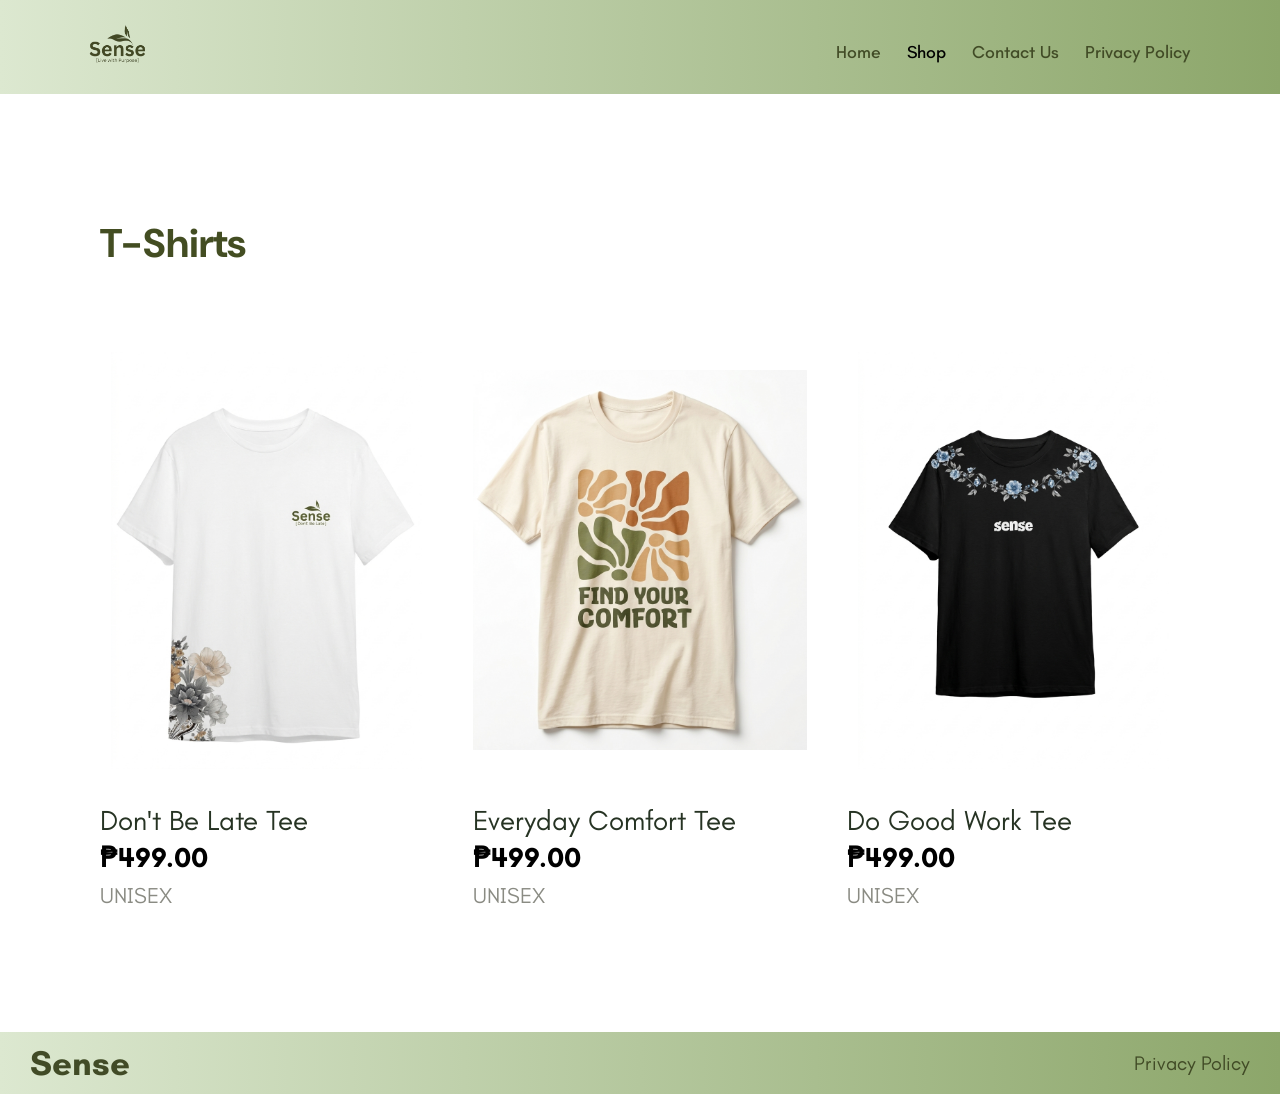
<file: products/shop.html>
<!DOCTYPE html>
<html lang="en">
<head>
    <meta charset="UTF-8">
    <meta name="viewport" content="width=device-width, initial-scale=1.0">
    <title>Sense | Shop</title>
    <link href="https://cdn.jsdelivr.net/npm/bootstrap@5.3.3/dist/css/bootstrap.min.css" rel="stylesheet">
    <link rel="preconnect" href="https://fonts.googleapis.com">
    <link rel="preconnect" href="https://fonts.gstatic.com" crossorigin>
    <link href="https://fonts.googleapis.com/css2?family=DM+Sans:wght@400;500;600;700&family=Teachers:wght@400;500;600;700;800&display=swap" rel="stylesheet">
    <link rel="stylesheet" href="../style.css">
</head>
<body class="shop-page">
    <header>
        <nav class="navbar navbar-expand-md" aria-label="Main navigation">
            <div class="container">
                <a class="navbar-brand" href="../index.html">
                    <img
                        src="../images/logo.svg"
                        alt="Sense logo"
                        class="logo">
                </a>
                <button
                    class="navbar-toggler"
                    type="button"
                    data-bs-toggle="collapse"
                    data-bs-target="#senseNavbar"
                    aria-controls="senseNavbar"
                    aria-expanded="false"
                    aria-label="Toggle navigation">
                    <span class="navbar-toggler-icon"></span>
                </button>

                <div class="collapse navbar-collapse" id="senseNavbar">
                    <div class="navbar-nav ms-auto">
                        <a class="nav-link" href="../index.html">Home</a>
                        <a class="nav-link active" href="shop.html" aria-current="page">Shop</a>
                        <a class="nav-link" href="../contact.html">Contact Us</a>
                        <a class="nav-link" href="../privacy.html">Privacy Policy</a>
                    </div>
                </div>
            </div>
        </nav>
    </header>

    <main class="shop-section">
        <h1 class="shop-title">T-Shirts</h1>
        <div class="product-grid">
            <div class="product-card">
                <a href="dont-be-late.html" class="product-link">
                    <div class="product-image">
                        <img
                            src="../images/products/dont-be-late-front.jpg"
                            alt="Don't Be Late Tee">
                    </div>
                    <div class="product-info">
                        <h2>Don't Be Late Tee</h2>
                        <p class="price">₱499.00</p>
                        <p class="category">UNISEX</p>
                    </div>
                </a>
            </div>
            <div class="product-card">
                <a href="find-your-comfort.html" class="product-link">
                    <div class="product-image">
                        <img
                            src="../images/products/find-your-comfort-front.jpg"
                            alt="Everyday Comfort Tee">
                    </div>
                    <div class="product-info">
                        <h2>Everyday Comfort Tee</h2>
                        <p class="price">₱499.00</p>
                        <p class="category">UNISEX</p>
                    </div>
                </a>
            </div>

            <div class="product-card">
                <a href="do-good-work.html" class="product-link">
                    <div class="product-image">
                        <img
                            src="../images/products/do-good-work-front.jpg"
                            alt="Do Good Work Tee">
                    </div>
                    <div class="product-info">
                        <h2>Do Good Work Tee</h2>
                        <p class="price">₱499.00</p>
                        <p class="category">UNISEX</p>
                    </div>
                </a>
            </div>
        </div>
    </main>

    <footer class="footer">
        <a href="../index.html" class="footer-logo">Sense</a>
        <a href="../privacy.html">
            Privacy Policy
        </a>
    </footer>
    <script src="https://cdn.jsdelivr.net/npm/bootstrap@5.3.3/dist/js/bootstrap.bundle.min.js"></script>
    <script src="../script.js"></script>
</body>
</html>
</file>
<file: style.css>
* {
    box-sizing: border-box;
}
html {
    scroll-behavior: smooth;
}
body {
    margin: 0;
    font-family: 'DM Sans', sans-serif;
    background-color: #FFFDF5;
    color: #263323;
}
h1, h2, h3, h4, h5, h6 {
    font-family: 'Teachers', sans-serif;
}
img {
    max-width: 100%;
}
.teachers-regular {
    font-family: 'Teachers', sans-serif;
    font-weight: 400;
    font-style: normal;
}
.navbar,
.sense-navbar {
    background: linear-gradient(to right, #DCE8D0, #8CA66A);
    padding: 0.6rem 0;
}
.site-logo,
.logo {
    display: block;
    width: auto;
    height: 48px;
    max-width: 160px;
    object-fit: contain;
}
.navbar-brand {
    font-family: 'Teachers', sans-serif;
    font-weight: 700;
    color: #434D22;
    text-decoration: none;
}
.navbar-nav {
    gap: 1.3rem;
}
.nav-link {
    font-family: 'DM Sans', sans-serif;
    font-size: 0.95rem;
    font-weight: 500;
    color: #263323;
    margin-left: 0;
    transition: color 0.2s ease;
}
.nav-link:hover,
.nav-link:focus,
.nav-link.active {
    color: #52745B;
}
.home-page {
    background-color: #E5F1EE;
}
.hero-section {
    min-height: 650px;
    display: flex;
    flex-direction: column;
    justify-content: center;
    align-items: center;
    text-align: center;
    padding: 70px 20px;
}
.hero-section h1 {
    font-family: 'Teachers', sans-serif;
    font-size: clamp(3.5rem, 8vw, 7.8rem);
    font-weight: 700;
    line-height: 1.05;
    color: #434D22;
}
.see-shirts {
    margin-top: 35px;
    font-family: 'Teachers', sans-serif;
    font-size: 1.8rem;
    font-weight: 500;
    color: #263323;
    text-decoration: underline;
}
.see-shirts:hover {
    color: #52745B;
}
.products-section {
    padding-top: 70px;
    padding-bottom: 100px;
}
.products-heading {
    font-family: 'Teachers', sans-serif;
    font-size: 2.5rem;
    font-weight: 700;
    margin-bottom: 45px;
    color: #434D22;
}
.product-link {
    display: block;
    width: fit-content;
    max-width: 100%;
    margin: 0 auto;
    color: #000000;
    text-align: left;
    text-decoration: none;
}
.product-link:link,
.product-link:visited,
.product-link:hover,
.product-link:active {
    color: #000000;
    text-decoration: none;
}
.home-product-image {
    display: block;
    width: 100%;
    max-width: 100%;
    height: 375px;
    object-fit: contain;
    object-position: center;
    margin: 0 0 8px;
}
.product-title {
    font-family: 'Teachers', sans-serif;
    font-size: 1.5rem;
    font-weight: 500;
    color: #000000;
    margin-bottom: 5px;
}
.product-price {
    font-family: 'DM Sans', sans-serif;
    font-size: 1.15rem;
    margin-bottom: 5px;
    font-weight: 700;
    color: #000000;
}
.product-type {
    font-family: 'DM Sans', sans-serif;
    font-size: 0.85rem;
    margin-top: 2px;
    font-weight: 400;
    color: #555D52;
}
.about-section {
    padding: 90px 12%;
    text-align: center;
}
.about-section h2 {
    font-family: 'Teachers', sans-serif;
    font-size: 2.5rem;
    font-weight: 700;
    margin-bottom: 25px;
    color: #263323;
}
.about-text {
    max-width: 850px;
    margin: 0 auto;
    font-family: 'DM Sans', sans-serif;
    font-size: 1.15rem;
    line-height: 1.6;
    color: #263323;
}
.product-container {
    padding-top: 50px;
    padding-bottom: 60px;
}
.product-gallery {
    width: 100%;
}
.image-label {
    font-size: 0.75rem;
    font-weight: 700;
    margin-bottom: 15px;
}
.product-image-wrapper {
    width: 100%;
    min-height: 400px;
    display: flex;
    justify-content: center;
    align-items: center;
}
.product-image {
    display: block;
    width: 100%;
    height: 450px;
    object-fit: contain;
}
.gallery-controls {
    display: flex;
    justify-content: center;
    gap: 10px;
    margin-top: 15px;
}
.gallery-button {
    width: 35px;
    height: 35px;
    border: none;
    border-radius: 50%;
    background-color: #D9D9D9;
    color: #263323;
    cursor: pointer;
}
.gallery-button:hover:not(:disabled) {
    background-color: #8CA66A;
    color: #FFFFFF;
}
.gallery-button:disabled {
    opacity: 0.4;
    cursor: not-allowed;
}
.product-information h1 {
    font-family: 'Teachers', sans-serif;
    font-size: 1.9rem;
    margin-bottom: 10px;
}
#product-description {
    font-family: 'DM Sans', sans-serif;
    font-size: 0.9rem;
    line-height: 1.6;
    margin-bottom: 25px;
}
.product-option {
    margin-bottom: 20px;
}
.option-label {
    font-family: 'DM Sans', sans-serif;
    font-size: 0.9rem;
    margin-bottom: 10px;
    font-weight: 500;
}
.color-options {
    display: flex;
    gap: 10px;
}
.color-swatch {
    width: 28px;
    height: 28px;
    border: 1px solid #777;
    border-radius: 50%;
    cursor: pointer;
}
.color-swatch.selected {
    outline: 2px solid #263323;
    outline-offset: 3px;
}
.selected-color {
    font-size: 0.8rem;
    margin-top: 8px;
}
.size-options {
    display: flex;
    flex-wrap: wrap;
    gap: 6px;
}
.size-button {
    min-width: 38px;
    min-height: 38px;
    border: 1px solid #999;
    background-color: #FFFFFF;
    color: #263323;
    cursor: pointer;
}
.size-button:hover {
    border-color: #263323;
}
.size-button.selected {
    background-color: #263323;
    color: #FFFFFF;
    border-color: #263323;
}
.product-information .product-price {
    font-size: 1.75rem;
    font-weight: 700;
    margin-bottom: 5px;
}
.product-category {
    font-size: 0.8rem;
    color: #555;
    margin-bottom: 25px;
}
.order-controls {
    display: flex;
    align-items: center;
    gap: 15px;
    flex-wrap: wrap;
}
.quantity-selector {
    display: flex;
    align-items: center;
    border: 1px solid #CCC;
    border-radius: 30px;
    overflow: hidden;
}
.quantity-selector button {
    width: 35px;
    height: 40px;
    border: none;
    background-color: transparent;
    color: #263323;
    cursor: pointer;
}
.quantity-selector button:disabled {
    opacity: 0.4;
    cursor: not-allowed;
}
.quantity-selector output {
    min-width: 30px;
    text-align: center;
    font-variant-numeric: tabular-nums;
}
.order-button {
    padding: 12px 35px;
    border: none;
    border-radius: 30px;
    background-color: #263323;
    color: #FFFFFF;
    cursor: pointer;
    transition: background-color 0.2s ease;
}
.order-button:hover {
    background-color: #52745B;
    color: #FFFFFF;
}
.order-feedback {
    margin-top: 12px;
    font-size: 0.8rem;
}
.site-footer,
.sense-footer {
    min-height: 55px;
    background: linear-gradient(to right, #7E9B49 0%, #CED6CB 100%);
    padding: 10px 5%;
    display: flex;
    justify-content: space-between;
    align-items: center;
    gap: 15px;
}
.footer-brand {
    font-family: 'Teachers', sans-serif;
    font-size: 1.5rem;
    font-weight: 700;
    line-height: 1.4;
    color: #434D22;
    text-decoration: none;
}
.footer-brand:hover,
.footer-brand:visited {
    color: #434D22;
    text-decoration: none;
}
.footer-links {
    display: flex;
    align-items: center;
    gap: 25px;
}
.footer-links a,
.site-footer > a:not(.footer-brand) {
    font-family: 'DM Sans', sans-serif;
    font-size: 0.85rem;
    font-weight: 500;
    color: #263323;
    text-decoration: none;
}
.footer-links a:hover,
.site-footer > a:not(.footer-brand):hover {
    color: #52745B;
    text-decoration: underline;
}
a:focus-visible,
button:focus-visible {
    outline: 3px solid #52745B;
    outline-offset: 3px;
}
button:disabled {
    cursor: not-allowed;
}
@media (max-width: 991px) {
    .hero-section h1 {
        font-size: clamp(3rem, 8vw, 5rem);
    }
    .navbar-nav {
        gap: 0.5rem;
    }
}
@media (max-width: 767px) {
    .navbar-nav {
        padding-top: 10px;
    }
    .hero-section {
        min-height: 450px;
    }
    .hero-section h1 {
        font-size: clamp(2.6rem, 10vw, 4.1rem);
    }
    .see-shirts {
        font-size: 1.4rem;
    }
    .products-section {
        padding-top: 50px;
        padding-bottom: 60px;
    }
    .products-heading,
    .about-section h2 {
        font-size: 2rem;
    }
    .home-product-image {
        height: 320px;
    }
    .about-section {
        padding: 60px 8%;
    }
    .about-text {
        font-size: 1rem;
    }
    .product-container {
        padding-top: 25px;
        padding-bottom: 35px;
    }
    .product-image-wrapper {
        min-height: 300px;
    }
    .product-image {
        height: 350px;
    }
    .product-information h1 {
        font-size: 1.5rem;
    }
    .order-controls {
        width: 100%;
    }
    .order-button {
        flex: 1;
    }
}
@media (max-width: 600px) {
    .sense-footer,
    .site-footer {
        flex-direction: column;
        justify-content: center;
        padding: 18px 5%;
    }
    .footer-links {
        flex-wrap: wrap;
        justify-content: center;
        gap: 12px 20px;
    }
}
.shop-page {
    min-height: 100vh;
    display: flex;
    flex-direction: column;
    background-color: #FFFFFF;
}
.shop-page main {
    flex: 1;
}
.shop-page .navbar {
    min-height: 94px;
    padding: 15px 0;
    display: flex;
    align-items: center;
    background: linear-gradient(to right, #DCE8D0, #8CA66A);
}
.shop-page .navbar-collapse {
    padding-top: 10px;
}
.shop-page .navbar-nav {
    gap: 10px;
}
.shop-page .nav-link {
    font-family: "Teachers", sans-serif;
    font-size: 1.1rem;
    font-weight: 500;
    color: #414B26;
}
.shop-page .shop-section {
    width: 100%;
    max-width: 1110px;
    margin: 0 auto;
    padding: 85px 15px 120px;
}
.shop-page .shop-title {
    margin-top: 40px;
    margin-bottom: 85px;
    font-family: "DM Sans", sans-serif;
    font-size: 40px;
    font-weight: 700;
    color: #434D22;
}
.shop-page .product-grid {
    display: grid;
    grid-template-columns: repeat(3, minmax(0, 1fr));
    gap: 40px;
}
.shop-page .product-card {
    width: 100%;
}
.shop-page .product-link {
    display: block;
    width: 100%;
    max-width: none;
    margin: 0;
    color: inherit;
    text-decoration: none;
}
.shop-page .product-link:hover {
    cursor: pointer;
}
.shop-page .product-image {
    width: 100%;
    aspect-ratio: 4 / 5;
    height: auto;
    display: flex;
    justify-content: center;
    align-items: center;
    overflow: hidden;
}
.shop-page .product-image img {
    display: block;
    width: 100%;
    height: 100%;
    object-fit: contain;
    transition: transform 0.3s ease;
}
.shop-page .product-card:hover .product-image img {
    transform: scale(1.03);
}
.shop-page .product-info {
    margin-top: 35px;
}
.shop-page .product-info h2 {
    margin: 0;
    font-family: "Teachers", sans-serif;
    font-size: 28px;
    font-weight: 400;
    color: #263323;
}
.shop-page .price {
    margin: 0;
    font-family: "Teachers", sans-serif;
    font-size: 28px;
    font-weight: 700;
    color: #000000;
}
.shop-page .category {
    margin: 0;
    font-family: "Teachers", sans-serif;
    font-size: 22px;
    font-weight: 400;
    color: #8A8B83;
}
.shop-page .footer {
    min-height: 62px;
    padding: 0 30px;
    display: flex;
    align-items: center;
    gap: 60px;
    background: linear-gradient(to right, #DCE8D0, #8CA66A);
}
.shop-page .footer-logo {
    margin: 0;
    font-family: "Teachers", sans-serif;
    font-size: 35px;
    font-weight: 700;
    color: #414B26;
    text-decoration: none;
}
.shop-page .footer a:not(.footer-logo) {
    margin-left: auto;
    font-family: "Teachers", sans-serif;
    font-size: 20px;
    color: #414B26;
    text-decoration: none;
}
.shop-page .footer a:hover {
    opacity: 0.65;
}
.contact-page .page-bg {
    width: 100%;
    min-height: 70vh;
    background-color: #E6F0E9;
}
.contact-page .contact-info {
    padding-right: 2rem;
}
.contact-page .hero-title {
    margin-bottom: 1rem;
    font-family: "Teachers", sans-serif;
    font-size: 2.7rem;
    font-weight: 700;
    line-height: 1.15;
    color: #263323;
}
.contact-page .lead-text {
    margin-bottom: 2rem;
    font-family: "DM Sans", sans-serif;
    font-size: 0.9rem;
    line-height: 1.6;
    color: #263323;
}
.contact-page .contact-list {
    margin-top: 1.5rem;
}
.contact-page .contact-list li {
    display: flex;
    align-items: center;
    gap: 0.7rem;
    margin-bottom: 1.2rem;
    font-family: "DM Sans", sans-serif;
    font-size: 0.85rem;
    color: #263323;
}
.contact-page .contact-list i {
    flex-shrink: 0;
    font-size: 1.15rem;
    color: #263323;
}
.contact-page .contact-list a {
    color: #263323;
    text-decoration: none;
    overflow-wrap: anywhere;
}
.contact-page .contact-list a:hover {
    color: #52745B;
    text-decoration: underline;
}
.contact-page .form-card {
    width: 100%;
    padding: 1.5rem;
    border-radius: 10px;
    background-color: #DCE8D0;
}
.contact-page .field {
    position: relative;
    margin-bottom: 0.85rem;
}
.contact-page .field input,
.contact-page .field textarea {
    display: block;
    width: 100%;
    border: 1px solid #858B80;
    border-radius: 9px;
    padding: 1rem 0.85rem 0.55rem;
    outline: none;
    background-color: #FFFFFF;
    color: #263323;
    font-family: "DM Sans", sans-serif;
    font-size: 0.85rem;
    transition: border-color 0.25s ease, color 0.25s ease, box-shadow 0.25s ease;
}
.contact-page .field input {
    height: 48px;
}
.contact-page .field textarea {
    min-height: 115px;
    padding-top: 1.35rem;
    resize: vertical;
}
.contact-page .field label {
    position: absolute;
    top: 50%;
    left: 0.9rem;
    transform: translateY(-50%);
    pointer-events: none;
    color: #555D52;
    font-family: "DM Sans", sans-serif;
    font-size: 0.82rem;
    transition: top 0.25s ease, color 0.25s ease, font-size 0.25s ease, transform 0.25s ease;
}
.contact-page .field textarea + label {
    top: 1rem;
    transform: none;
}
.contact-page .field input:focus,
.contact-page .field textarea:focus {
    border-color: #52745B;
    color: #52745B;
    box-shadow: 0 0 0 2px rgba(82, 116, 91, 0.15);
}
.contact-page .field input:focus + label,
.contact-page .field textarea:focus + label {
    top: 0.38rem;
    transform: none;
    color: #52745B;
    font-size: 0.64rem;
    font-weight: 700;
}
.contact-page .field input:not(:placeholder-shown) + label,
.contact-page .field textarea:not(:placeholder-shown) + label {
    top: 0.38rem;
    transform: none;
    color: #555D52;
    font-size: 0.64rem;
}
.contact-page .req {
    color: #A83232;
    font-weight: 700;
}
.contact-page .btn-send {
    display: block;
    width: 100%;
    padding: 0.65rem 1rem;
    border: none;
    border-radius: 20px;
    background-color: #8CA66A;
    color: #FFFFFF;
    font-family: "DM Sans", sans-serif;
    font-size: 0.85rem;
    font-weight: 700;
    cursor: pointer;
    transition: background-color 0.25s ease, transform 0.2s ease;
}
.contact-page .btn-send:hover {
    background-color: #52745B;
}
.contact-page .btn-send:active {
    background-color: #263323;
    transform: scale(0.98);
}
.contact-page .form-note {
    margin: 0.85rem 0 0;
    color: #555D52;
    font-family: "DM Sans", sans-serif;
    font-size: 0.65rem;
    font-style: italic;
    line-height: 1.5;
    text-align: center;
}
.contact-page .form-note a {
    color: #263323;
    text-decoration: underline;
}
.contact-page .form-note a:hover {
    color: #52745B;
}
.contact-page .modal-backdrop.show {
    opacity: 0.5;
}
.contact-page .feedback {
    border: none;
    border-radius: 10px;
    background-color: #FFFFFF;
    color: #263323;
    box-shadow: 0 4px 20px rgba(0, 0, 0, 0.15);
}
.contact-page .feedback .modal-body {
    padding: 1.3rem 1.3rem 1rem;
}
.contact-page .feedback-icon {
    width: 36px;
    height: 36px;
    flex-shrink: 0;
    object-fit: contain;
}
.contact-page .feedback-title {
    margin-bottom: 0.35rem;
    color: #263323;
    font-family: "Teachers", sans-serif;
    font-size: 1.1rem;
    font-weight: 700;
}
.contact-page .feedback p {
    color: #263323;
    font-family: "DM Sans", sans-serif;
    font-size: 0.8rem;
    line-height: 1.5;
}
.contact-page .btn-modal-close,
.contact-page .btn-modal-continue {
    padding: 0.5rem 1.1rem;
    border: none;
    border-radius: 20px;
    font-family: "DM Sans", sans-serif;
    font-size: 0.8rem;
    font-weight: 700;
    cursor: pointer;
    transition: background-color 0.2s ease;
}
.contact-page .btn-modal-close {
    background-color: #DCE8D0;
    color: #263323;
}
.contact-page .btn-modal-close:hover {
    background-color: #CEDAC5;
}
.contact-page .btn-modal-continue {
    background-color: #52745B;
    color: #FFFFFF;
}
.contact-page .btn-modal-continue:hover {
    background-color: #263323;
}
.privacy-page .page-bg {
    width: 100%;
    min-height: 70vh;
    padding: 1px 0;
    background-color: #E6F0E9;
}
.privacy-page .policy-card {
    width: 100%;
    max-width: 1200px;
    margin: 2rem auto;
    padding: 2rem 2.5rem;
    border-radius: 5px;
    background-color: #FFFFFF;
}
.privacy-page .policy-card h1 {
    margin-bottom: 0;
    color: #263323;
    font-family: "Teachers", sans-serif;
    font-size: 1.9rem;
    font-weight: 700;
}
.privacy-page .policy-date {
    margin-top: 0.2rem;
    margin-bottom: 1.5rem;
    color: #555D52;
    font-family: "DM Sans", sans-serif;
    font-size: 0.75rem;
    font-style: italic;
}
.privacy-page .policy-section {
    margin-bottom: 1.2rem;
}
.privacy-page .policy-section h2 {
    margin-bottom: 0.4rem;
    color: #263323;
    font-family: "Teachers", sans-serif;
    font-size: 1.05rem;
    font-weight: 700;
}
.privacy-page .policy-section p,
.privacy-page .policy-section li {
    color: #263323;
    font-family: "DM Sans", sans-serif;
    font-size: 0.82rem;
    line-height: 1.6;
}
.privacy-page .policy-section p {
    margin-bottom: 0.65rem;
}
.privacy-page .policy-section ul {
    margin-bottom: 0.8rem;
    padding-left: 1.5rem;
}
.privacy-page .policy-section li {
    margin-bottom: 0.3rem;
}
.privacy-page .policy-section a {
    color: #263323;
    text-decoration: underline;
    overflow-wrap: anywhere;
}
.privacy-page .policy-section a:hover {
    color: #52745B;
}
@media (max-width: 991px) {
    .shop-page .shop-section {
        width: 90%;
    }
    .shop-page .product-grid {
        grid-template-columns: repeat(2, minmax(0, 1fr));
        gap: 25px;
    }
    .contact-page .contact-info {
        padding-right: 0.75rem;
    }
    .contact-page .hero-title {
        font-size: 2.3rem;
    }
    .contact-page .form-card {
        padding: 1.3rem;
    }
}
@media (max-width: 767px) {
    .shop-page .navbar {
        height: auto;
    }
    .shop-page .shop-section {
        padding-top: 45px;
        padding-bottom: 60px;
    }
    .shop-page .shop-title {
        margin-top: 20px;
        margin-bottom: 45px;
        font-size: 32px;
    }
    .shop-page .product-info h2,
    .shop-page .price {
        font-size: 24px;
    }
    .shop-page .category {
        font-size: 18px;
    }
    .privacy-page .policy-card {
        margin: 1.2rem auto;
        padding: 1.5rem;
    }
    .privacy-page .policy-card h1 {
        font-size: 1.6rem;
    }
    .privacy-page .policy-section h2 {
        font-size: 1rem;
    }
    .privacy-page .policy-section p,
    .privacy-page .policy-section li {
        font-size: 0.8rem;
    }
    .contact-page .hero-title {
        font-size: 2rem;
    }
    .contact-page .lead-text,
    .contact-page .contact-list li {
        font-size: 0.85rem;
    }
}
@media (max-width: 600px) {
    .shop-page .product-grid {
        grid-template-columns: 1fr;
        gap: 50px;
    }
    .shop-page .footer {
        height: auto;
        padding: 25px;
        gap: 20px;
        flex-wrap: wrap;
    }
    .contact-page .hero-title {
        font-size: 1.8rem;
    }
    .contact-page .form-card {
        padding: 1rem;
    }
    .contact-page .field input {
        height: 45px;
    }
    .contact-page .field textarea {
        min-height: 105px;
    }
    .contact-page .feedback-icon {
        width: 30px;
        height: 30px;
    }
    .privacy-page .policy-card {
        padding: 1.2rem 1rem;
    }
    .privacy-page .policy-card h1 {
        font-size: 1.4rem;
    }
    .privacy-page .policy-date {
        font-size: 0.68rem;
    }
    .privacy-page .policy-section h2 {
        font-size: 0.95rem;
    }
    .privacy-page .policy-section p,
    .privacy-page .policy-section li {
        font-size: 0.76rem;
        line-height: 1.55;
    }
}
</file>
